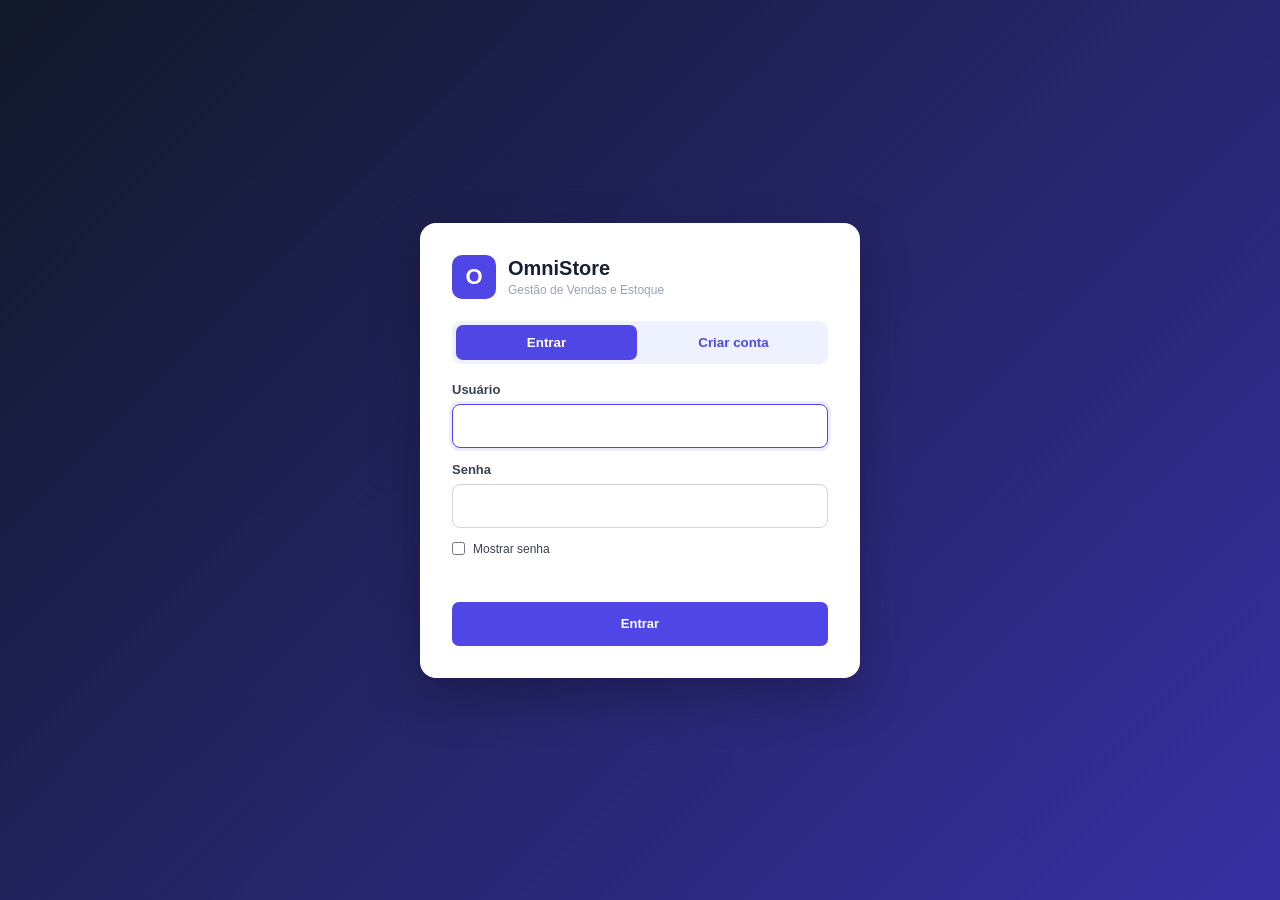
<file: Vintage_front/index.html>
<!DOCTYPE html>
<html lang="pt-BR">
<head>
    <meta charset="UTF-8">
    <meta name="viewport" content="width=device-width, initial-scale=1.0">
    <title>OmniStore - Gestão Comercial</title>
    <link rel="stylesheet" href="css/style.css">
</head>

<body>

    <aside class="sidebar">

        <div class="brand">
            <div class="brand-icon">O</div>

            <div>
                <strong>OmniStore</strong>
                <small>Gestão Comercial</small>
            </div>
        </div>

        <nav>

            <button class="nav-item active" data-section="dashboard">
                🏠 Dashboard
            </button>

            <button class="nav-item" data-section="vendas">
                🛒 Vendas
            </button>

            <button class="nav-item" data-section="produtos">
                📦 Produtos
            </button>

            <button class="nav-item" data-section="estoque">
                📊 Estoque
            </button>

            <button class="nav-item" data-section="clientes">
                👥 Clientes
            </button>

            <button class="nav-item" data-section="fornecedores">
                🚚 Fornecedores
            </button>

            <button class="nav-item" data-section="categorias">
                🏷️ Categorias
            </button>

            <button class="nav-item" data-section="lojas">
                🏪 Lojas
            </button>

            <button class="nav-item" data-section="pagamentos">
                💳 Pagamentos
            </button>

            <button class="nav-item" data-section="pendencias">
                ⏳ Pendências
            </button>

            <button class="nav-item" data-section="contas">
                🏦 Contas
            </button>

            <button class="nav-item" data-section="extrato">
                🧾 Extrato
            </button>

            <button class="nav-item" data-section="relatorios">
                📈 Relatórios
            </button>

            <button class="nav-item" data-section="usuarios">
                🔐 Usuários
            </button>

        </nav>

        <div class="sidebar-footer">

            <span>OmniStore v2.0</span>

            <button
                id="btn-sair"
                class="logout-btn"
                type="button"
            >
                🚪 Sair
            </button>

        </div>

    </aside>


    <main class="main">

        <header class="topbar">

            <div>
                <h1 id="page-title">Dashboard</h1>

                <p id="page-subtitle">
                    Visão geral da operação comercial
                </p>
            </div>

            <div class="user">

                <div
                    class="avatar"
                    id="user-avatar"
                >
                    A
                </div>

                <div>
                    <strong id="user-name">
                        Administrador
                    </strong>

                    <small id="user-role">
                        Administrador
                    </small>
                </div>

            </div>

        </header>


        <section
            id="dashboard"
            class="section active"
        >

            <div class="cards">

                <div class="card">
                    <span>Vendas hoje</span>

                    <strong id="dash-sales">
                        R$ 0,00
                    </strong>

                    <small>
                        Faturamento registrado
                    </small>
                </div>

                <div class="card">
                    <span>Produtos</span>

                    <strong id="dash-products">
                        0
                    </strong>

                    <small>
                        Produtos cadastrados
                    </small>
                </div>

                <div class="card">
                    <span>Clientes</span>

                    <strong id="dash-clients">
                        0
                    </strong>

                    <small>
                        Clientes cadastrados
                    </small>
                </div>

                <div class="card warning">
                    <span>Estoque baixo</span>

                    <strong id="dash-low-stock">
                        0
                    </strong>

                    <small>
                        Produtos com 5 ou menos unidades
                    </small>
                </div>

            </div>


            <div class="grid-2">

                <div class="panel">

                    <div class="panel-header">

                        <div>
                            <h2>Vendas recentes</h2>

                            <p>
                                Últimas vendas registradas
                            </p>
                        </div>

                        <button
                            class="btn secondary"
                            type="button"
                            onclick="showSection('vendas')"
                        >
                            Ver vendas
                        </button>

                    </div>

                    <div
                        id="recent-sales"
                        class="empty"
                    >
                        Nenhuma venda registrada.
                    </div>

                </div>


                <div class="panel">

                    <div class="panel-header">

                        <div>
                            <h2>Ações rápidas</h2>

                            <p>
                                Acesse as principais funções
                            </p>
                        </div>

                    </div>


                    <div class="quick-actions">

                        <button
                            type="button"
                            onclick="showSection('vendas')"
                        >
                            ➕ Nova venda
                        </button>

                        <button
                            type="button"
                            onclick="showSection('produtos')"
                        >
                            📦 Novo produto
                        </button>

                        <button
                            type="button"
                            onclick="showSection('clientes')"
                        >
                            👤 Novo cliente
                        </button>

                        <button
                            type="button"
                            onclick="showSection('estoque')"
                        >
                            📊 Gerenciar estoque
                        </button>

                    </div>

                </div>

            </div>

        </section>


        <section
            id="vendas"
            class="section"
        >

            <div class="panel">

                <div class="panel-header">

                    <div>
                        <h2>Realizar venda no PDV</h2>

                        <p>
                            Selecione cliente, produtos e forma de pagamento
                        </p>
                    </div>

                </div>


                <div class="form-grid">

                    <label>
                        Cliente

                        <select id="sale-client">
                            <option value="">
                                Selecione o cliente
                            </option>
                        </select>
                    </label>


                    <label>
                        Loja

                        <select id="sale-store">
                            <option value="">
                                Selecione a loja
                            </option>
                        </select>
                    </label>


                    <label>
                        Canal

                        <select id="sale-channel">

                            <option value="Loja física">
                                Loja física
                            </option>

                            <option value="Online">
                                Online
                            </option>

                        </select>
                    </label>

                </div>


                <div class="sale-builder">

                    <div class="form-grid">

                        <label>
                            Produto

                            <select id="sale-product">
                                <option value="">
                                    Selecione o produto
                                </option>
                            </select>
                        </label>


                        <label>
                            Quantidade

                            <input
                                id="sale-qty"
                                type="number"
                                min="1"
                                value="1"
                            >
                        </label>


                        <button
                            class="btn primary align-end"
                            type="button"
                            onclick="addSaleItem()"
                        >
                            Adicionar item
                        </button>

                    </div>


                    <div class="table-wrap">

                        <table>

                            <thead>

                                <tr>
                                    <th>Produto</th>
                                    <th>Qtd.</th>
                                    <th>Preço unit.</th>
                                    <th>Total</th>
                                    <th>Ação</th>
                                </tr>

                            </thead>

                            <tbody id="sale-items"></tbody>

                        </table>

                    </div>


                    <div class="sale-footer">

                        <div>

                            <span>
                                Total da venda
                            </span>

                            <strong id="sale-total">
                                R$ 0,00
                            </strong>

                        </div>


                        <div class="payment-box">

                            <input
                                id="sale-paid"
                                type="number"
                                step="0.01"
                                min="0"
                                placeholder="Valor pago"
                            >

                            <select id="sale-payment">

                                <option value="PIX">
                                    PIX
                                </option>

                                <option value="Cartão">
                                    Cartão
                                </option>

                                <option value="Boleto">
                                    Boleto
                                </option>

                            </select>


                            <button
                                class="btn success"
                                type="button"
                                onclick="finishSale()"
                            >
                                Finalizar venda
                            </button>

                        </div>

                    </div>

                </div>

            </div>


            <div class="panel">

                <div class="panel-header">

                    <div>
                        <h2>Histórico de vendas</h2>
                    </div>

                    <input
                        class="search"
                        id="sales-search"
                        type="search"
                        placeholder="Pesquisar venda..."
                        oninput="renderSales()"
                    >

                </div>


                <div class="table-wrap">

                    <table>

                        <thead>

                            <tr>
                                <th>ID</th>
                                <th>Data</th>
                                <th>Cliente</th>
                                <th>Loja</th>
                                <th>Canal</th>
                                <th>Total</th>
                                <th>Status</th>
                            </tr>

                        </thead>

                        <tbody id="sales-table"></tbody>

                    </table>

                </div>

            </div>

        </section>


        <section
            id="produtos"
            class="section"
        >

            <div class="panel">

                <div class="panel-header">

                    <div>
                        <h2>Produtos</h2>

                        <p>
                            Catálogo de produtos por loja e categoria
                        </p>
                    </div>

                    <button
                        class="btn primary"
                        type="button"
                        onclick="openModal('product-modal')"
                    >
                        + Novo produto
                    </button>

                </div>


                <input
                    class="search full"
                    id="product-search"
                    type="search"
                    placeholder="Pesquisar produto..."
                    oninput="renderProducts()"
                >


                <div class="table-wrap">

                    <table>

                        <thead>

                            <tr>
                                <th>ID</th>
                                <th>Nome</th>
                                <th>Categoria</th>
                                <th>Loja</th>
                                <th>Preço</th>
                                <th>Estoque</th>
                                <th>Tendência</th>
                                <th>Novidade</th>
                            </tr>

                        </thead>

                        <tbody id="products-table"></tbody>

                    </table>

                </div>

            </div>

        </section>


        <section
            id="estoque"
            class="section"
        >

            <div class="panel">

                <div class="panel-header">

                    <div>
                        <h2>Controle de estoque</h2>

                        <p>
                            Controle de entrada e saída de produtos
                        </p>
                    </div>

                    <div style="display:flex;gap:8px;">

                        <button
                            class="btn primary"
                            type="button"
                            onclick="openModal('stock-modal')"
                        >
                            + Entrada
                        </button>

                        <button
                            class="btn"
                            type="button"
                            onclick="openModal('stock-remove-modal')"
                        >
                            − Saída manual
                        </button>

                    </div>

                </div>


                <div class="table-wrap">

                    <table>

                        <thead>

                            <tr>
                                <th>Produto</th>
                                <th>Fornecedor</th>
                                <th>Quantidade</th>
                                <th>Situação</th>
                                <th>Ações</th>
                            </tr>

                        </thead>

                        <tbody id="stock-table"></tbody>

                    </table>

                </div>

            </div>

        </section>


        <section
            id="clientes"
            class="section"
        >

            <div class="panel">

                <div class="panel-header">

                    <div>
                        <h2>Clientes</h2>

                        <p>
                            Cadastro e consulta de clientes
                        </p>
                    </div>

                    <button
                        class="btn primary"
                        type="button"
                        onclick="openModal('client-modal')"
                    >
                        + Novo cliente
                    </button>

                </div>


                <div class="table-wrap">

                    <table>

                        <thead>

                            <tr>
                                <th>ID</th>
                                <th>Nome</th>
                                <th>CPF</th>
                                <th>E-mail</th>
                                <th>Telefone</th>
                            </tr>

                        </thead>

                        <tbody id="clients-table"></tbody>

                    </table>

                </div>

            </div>

        </section>


        <section
            id="fornecedores"
            class="section"
        >

            <div class="panel">

                <div class="panel-header">

                    <div>
                        <h2>Fornecedores</h2>

                        <p>
                            Cadastro de fornecedores
                        </p>
                    </div>

                    <button
                        class="btn primary"
                        type="button"
                        onclick="openModal('supplier-modal')"
                    >
                        + Novo fornecedor
                    </button>

                </div>


                <div class="table-wrap">

                    <table>

                        <thead>

                            <tr>
                                <th>ID</th>
                                <th>Razão social</th>
                                <th>CNPJ</th>
                                <th>E-mail</th>
                                <th>Telefone</th>
                            </tr>

                        </thead>

                        <tbody id="suppliers-table"></tbody>

                    </table>

                </div>

            </div>

        </section>


        <section
            id="categorias"
            class="section"
        >

            <div class="panel">

                <div class="panel-header">

                    <div>
                        <h2>Categorias</h2>

                        <p>
                            Classificação dos produtos
                        </p>
                    </div>

                    <button
                        class="btn primary"
                        type="button"
                        onclick="openModal('category-modal')"
                    >
                        + Nova categoria
                    </button>

                </div>


                <div class="table-wrap">

                    <table>

                        <thead>

                            <tr>
                                <th>ID</th>
                                <th>Nome</th>
                                <th>Descrição</th>
                            </tr>

                        </thead>

                        <tbody id="categories-table"></tbody>

                    </table>

                </div>

            </div>

        </section>


        <section
            id="lojas"
            class="section"
        >

            <div class="panel">

                <div class="panel-header">

                    <div>
                        <h2>Lojas</h2>

                        <p>
                            Gestão de lojas físicas e online
                        </p>
                    </div>

                    <button
                        class="btn primary"
                        type="button"
                        onclick="openModal('store-modal')"
                    >
                        + Nova loja
                    </button>

                </div>


                <div class="table-wrap">

                    <table>

                        <thead>

                            <tr>
                                <th>ID</th>
                                <th>Nome</th>
                                <th>Tipo</th>
                                <th>Endereço</th>
                            </tr>

                        </thead>

                        <tbody id="stores-table"></tbody>

                    </table>

                </div>

            </div>

        </section>


        <section
            id="pagamentos"
            class="section"
        >

            <div class="panel">

                <div class="panel-header">

                    <div>
                        <h2>Pagamentos</h2>

                        <p>
                            Controle e liquidação de pagamentos
                        </p>
                    </div>

                </div>


                <div class="table-wrap">

                    <table>

                        <thead>

                            <tr>
                                <th>ID</th>
                                <th>Venda</th>
                                <th>Forma</th>
                                <th>Valor</th>
                                <th>Status</th>
                                <th>Data</th>
                            </tr>

                        </thead>

                        <tbody id="payments-table"></tbody>

                    </table>

                </div>

            </div>

        </section>


        <section
            id="pendencias"
            class="section"
        >

            <div class="panel">

                <div class="panel-header">

                    <div>
                        <h2>Pagamentos pendentes</h2>

                        <p>
                            Vendas abertas aguardando quitação
                        </p>
                    </div>

                    <button
                        class="btn secondary"
                        type="button"
                        onclick="loadPendencias()"
                    >
                        🔄 Atualizar
                    </button>

                </div>


                <div class="table-wrap">

                    <table>

                        <thead>

                            <tr>
                                <th>Venda</th>
                                <th>Cliente</th>
                                <th>Total</th>
                                <th>Pago</th>
                                <th>Restante</th>
                                <th>Ação</th>
                            </tr>

                        </thead>

                        <tbody id="pending-table"></tbody>

                    </table>

                </div>

            </div>

        </section>


        <section
            id="contas"
            class="section"
        >

            <div class="panel">

                <div class="panel-header">

                    <div>
                        <h2>Contas financeiras</h2>

                        <p>
                            Saldo consolidado de lojas e clientes
                        </p>
                    </div>

                </div>


                <div class="table-wrap">

                    <table>

                        <thead>

                            <tr>
                                <th>Tipo</th>
                                <th>Titular</th>
                                <th>Nº da conta</th>
                                <th>Saldo</th>
                            </tr>

                        </thead>

                        <tbody id="accounts-table"></tbody>

                    </table>

                </div>

            </div>

        </section>


        <section
            id="extrato"
            class="section"
        >

            <div class="panel">

                <div class="panel-header">

                    <div>

                        <h2>Extrato do cliente</h2>

                        <p id="extrato-conta">
                            Selecione um cliente
                        </p>

                    </div>


                    <select
                        id="extrato-client"
                        class="search"
                        onchange="loadExtrato()"
                    >

                        <option value="">
                            Selecione um cliente
                        </option>

                    </select>

                </div>


                <div class="table-wrap">

                    <table>

                        <thead>

                            <tr>
                                <th>Venda</th>
                                <th>Data</th>
                                <th>Loja</th>
                                <th>Total</th>
                                <th>Pago</th>
                                <th>Restante</th>
                                <th>Status</th>
                            </tr>

                        </thead>

                        <tbody id="extrato-table"></tbody>

                    </table>

                </div>

            </div>

        </section>


        <section
            id="relatorios"
            class="section"
        >

            <div class="cards">

                <div class="card">

                    <span>Vendas</span>

                    <strong id="rep-count">
                        0
                    </strong>

                    <small>
                        Total de vendas
                    </small>

                </div>


                <div class="card">

                    <span>Faturamento</span>

                    <strong id="rep-revenue">
                        R$ 0,00
                    </strong>

                    <small>
                        Soma das vendas
                    </small>

                </div>


                <div class="card">

                    <span>Recebido</span>

                    <strong id="rep-received">
                        R$ 0,00
                    </strong>

                    <small>
                        Pagamentos confirmados
                    </small>

                </div>


                <div class="card">

                    <span>Ticket médio</span>

                    <strong id="rep-ticket">
                        R$ 0,00
                    </strong>

                    <small>
                        Média por venda
                    </small>

                </div>

            </div>


            <div class="grid-2">

                <div class="panel">

                    <h2>
                        Mais vendidos
                    </h2>

                    <div class="table-wrap">

                        <table>

                            <thead>

                                <tr>
                                    <th>Produto</th>
                                    <th>Qtd.</th>
                                    <th>Total</th>
                                </tr>

                            </thead>

                            <tbody id="rep-products"></tbody>

                        </table>

                    </div>

                </div>


                <div class="panel">

                    <h2>
                        Por loja
                    </h2>

                    <div class="table-wrap">

                        <table>

                            <thead>

                                <tr>
                                    <th>Loja</th>
                                    <th>Vendas</th>
                                    <th>Total</th>
                                </tr>

                            </thead>

                            <tbody id="rep-stores"></tbody>

                        </table>

                    </div>


                    <h2 style="margin-top:20px">
                        Por forma de pagamento
                    </h2>

                    <div class="table-wrap">

                        <table>

                            <thead>

                                <tr>
                                    <th>Forma</th>
                                    <th>Total</th>
                                </tr>

                            </thead>

                            <tbody id="rep-methods"></tbody>

                        </table>

                    </div>

                </div>

            </div>

        </section>


        <section
            id="usuarios"
            class="section"
        >

            <div class="panel">

                <div class="panel-header">

                    <div>
                        <h2>Usuários e perfis</h2>

                        <p>
                            Controle de acesso dos usuários
                        </p>
                    </div>

                    <button
                        class="btn primary"
                        type="button"
                        onclick="openModal('user-modal')"
                    >
                        + Novo usuário
                    </button>

                </div>


                <div class="table-wrap">

                    <table>

                        <thead>

                            <tr>
                                <th>Login</th>
                                <th>Perfil</th>
                                <th>Cliente vinculado</th>
                                <th>Status</th>
                                <th>Ação</th>
                            </tr>

                        </thead>

                        <tbody id="users-table"></tbody>

                    </table>

                </div>

            </div>

        </section>

    </main>


    <div
        class="modal"
        id="client-modal"
    >

        <div class="modal-box">

            <button
                class="close"
                type="button"
                onclick="closeModal('client-modal')"
            >
                ×
            </button>

            <h2>Novo cliente</h2>

            <form onsubmit="saveClient(event)">

                <label>
                    Nome

                    <input
                        id="client-name"
                        required
                    >
                </label>

                <label>
                    CPF

                    <input
                        id="client-cpf"
                        required
                        maxlength="14"
                        placeholder="000.000.000-00"
                    >
                </label>

                <label>
                    E-mail

                    <input
                        id="client-email"
                        type="email"
                    >
                </label>

                <label>
                    Telefone

                    <input
                        id="client-phone"
                    >
                </label>

                <button
                    class="btn primary"
                    type="submit"
                >
                    Cadastrar
                </button>

            </form>

        </div>

    </div>


    <div
        class="modal"
        id="product-modal"
    >

        <div class="modal-box">

            <button
                class="close"
                type="button"
                onclick="closeModal('product-modal')"
            >
                ×
            </button>

            <h2>Novo produto</h2>

            <form onsubmit="saveProduct(event)">

                <label>
                    Nome

                    <input
                        id="product-name"
                        required
                    >
                </label>

                <label>
                    Categoria

                    <select
                        id="product-category"
                        required
                    ></select>
                </label>

                <label>
                    Loja

                    <select
                        id="product-store"
                        required
                    ></select>
                </label>

                <label>
                    Fornecedor

                    <select
                        id="product-supplier"
                        required
                    ></select>
                </label>

                <label>
                    Preço base

                    <input
                        id="product-price"
                        type="number"
                        step="0.01"
                        min="0"
                        required
                    >
                </label>

                <label>
                    Quantidade inicial

                    <input
                        id="product-stock"
                        type="number"
                        min="0"
                        value="0"
                    >
                </label>

                <label class="check">

                    <input
                        id="product-trend"
                        type="checkbox"
                    >

                    Produto em tendência

                </label>

                <label class="check">

                    <input
                        id="product-new"
                        type="checkbox"
                    >

                    Produto novo

                </label>

                <button
                    class="btn primary"
                    type="submit"
                >
                    Cadastrar
                </button>

            </form>

        </div>

    </div>


    <div
        class="modal"
        id="supplier-modal"
    >

        <div class="modal-box">

            <button
                class="close"
                type="button"
                onclick="closeModal('supplier-modal')"
            >
                ×
            </button>

            <h2>Novo fornecedor</h2>

            <form onsubmit="saveSupplier(event)">

                <label>
                    Razão social

                    <input
                        id="supplier-name"
                        required
                    >
                </label>

                <label>
                    CNPJ

                    <input
                        id="supplier-cnpj"
                        required
                        maxlength="18"
                        placeholder="00.000.000/0000-00"
                    >
                </label>

                <label>
                    E-mail

                    <input
                        id="supplier-email"
                        type="email"
                    >
                </label>

                <label>
                    Telefone

                    <input
                        id="supplier-phone"
                    >
                </label>

                <button
                    class="btn primary"
                    type="submit"
                >
                    Cadastrar
                </button>

            </form>

        </div>

    </div>


    <div
        class="modal"
        id="category-modal"
    >

        <div class="modal-box">

            <button
                class="close"
                type="button"
                onclick="closeModal('category-modal')"
            >
                ×
            </button>

            <h2>Nova categoria</h2>

            <form onsubmit="saveCategory(event)">

                <label>
                    Nome

                    <input
                        id="category-name"
                        required
                    >
                </label>

                <label>
                    Descrição

                    <textarea
                        id="category-description"
                    ></textarea>
                </label>

                <button
                    class="btn primary"
                    type="submit"
                >
                    Cadastrar
                </button>

            </form>

        </div>

    </div>


    <div
        class="modal"
        id="store-modal"
    >

        <div class="modal-box">

            <button
                class="close"
                type="button"
                onclick="closeModal('store-modal')"
            >
                ×
            </button>

            <h2>Nova loja</h2>

            <form onsubmit="saveStore(event)">

                <label>
                    Nome

                    <input
                        id="store-name"
                        required
                    >
                </label>

                <label>
                    Tipo

                    <select id="store-type">

                        <option value="Física">
                            Física
                        </option>

                        <option value="Online">
                            Online
                        </option>

                    </select>

                </label>

                <label>
                    Endereço

                    <input id="store-address">
                </label>

                <button
                    class="btn primary"
                    type="submit"
                >
                    Cadastrar
                </button>

            </form>

        </div>

    </div>


    <div
        class="modal"
        id="user-modal"
    >

        <div class="modal-box">

            <button
                class="close"
                type="button"
                onclick="closeModal('user-modal')"
            >
                ×
            </button>

            <h2>Novo usuário</h2>

            <form onsubmit="saveUser(event)">

                <label>
                    Login

                    <input
                        id="user-login"
                        required
                        minlength="3"
                    >
                </label>

                <label>
                    Senha

                    <input
                        id="user-pass"
                        type="password"
                        required
                        minlength="6"
                    >
                </label>

                <label>
                    Perfil

                    <select
                        id="user-profile"
                        onchange="toggleUserClient()"
                    >

                        <option value="OPERADOR">
                            Operador / Caixa
                        </option>

                        <option value="ADMIN">
                            Administrador
                        </option>

                        <option value="CLIENTE">
                            Cliente
                        </option>

                    </select>

                </label>


                <label
                    id="user-client-wrap"
                    style="display:none"
                >

                    Cliente vinculado

                    <select id="user-client"></select>

                </label>


                <button
                    class="btn primary"
                    type="submit"
                >
                    Criar usuário
                </button>

            </form>

        </div>

    </div>


    <div
        class="modal"
        id="stock-modal"
    >

        <div class="modal-box">

            <button
                class="close"
                type="button"
                onclick="closeModal('stock-modal')"
            >
                ×
            </button>

            <h2>Entrada de estoque</h2>

            <form onsubmit="saveStock(event)">

                <label>
                    Produto

                    <select
                        id="stock-product"
                        required
                    ></select>
                </label>


                <label>
                    Fornecedor

                    <select
                        id="stock-supplier"
                        required
                    ></select>
                </label>


                <label>
                    Quantidade recebida

                    <input
                        id="stock-qty"
                        type="number"
                        min="1"
                        required
                    >
                </label>


                <button
                    class="btn primary"
                    type="submit"
                >
                    Registrar entrada
                </button>

            </form>

        </div>

    </div>


    <div
        class="modal"
        id="stock-remove-modal"
    >

        <div class="modal-box">

            <button
                class="close"
                type="button"
                onclick="closeModal('stock-remove-modal')"
            >
                ×
            </button>

            <h2>Saída manual de estoque</h2>

            <p style="margin-bottom:18px;color:#6b7280;font-size:13px;">
                Informe a quantidade que deseja retirar do estoque.
            </p>

            <form onsubmit="removeStock(event)">

                <label>
                    Produto

                    <select
                        id="remove-stock-product"
                        required
                    ></select>
                </label>


                <label>
                    Fornecedor

                    <select
                        id="remove-stock-supplier"
                        required
                    ></select>
                </label>


                <label>
                    Quantidade a retirar

                    <input
                        id="remove-stock-qty"
                        type="number"
                        min="1"
                        required
                    >
                </label>


                <button
                    class="btn primary"
                    type="submit"
                >
                    Confirmar saída
                </button>

            </form>

        </div>

    </div>


    <div
        class="modal"
        id="pay-modal"
    >

        <div class="modal-box">

            <button
                class="close"
                type="button"
                onclick="closeModal('pay-modal')"
            >
                ×
            </button>

            <h2 id="pay-title">
                Receber pagamento
            </h2>


            <form onsubmit="savePay(event)">

                <input
                    id="pay-sale"
                    type="hidden"
                >


                <label>
                    Forma

                    <select id="pay-method">

                        <option value="PIX">
                            PIX
                        </option>

                        <option value="Cartão">
                            Cartão
                        </option>

                        <option value="Boleto">
                            Boleto
                        </option>

                    </select>

                </label>


                <label>
                    Valor

                    <input
                        id="pay-value"
                        type="number"
                        step="0.01"
                        min="0.01"
                        required
                    >

                </label>


                <button
                    class="btn success"
                    type="submit"
                >
                    Confirmar pagamento
                </button>

            </form>

        </div>

    </div>


    <script src="js/auth.js"></script>
    <script src="js/script.js"></script>
    <script src="js/extra.js"></script>

</body>
</html>
</file>
<file: Vintage_front/css/style.css>
* {
    box-sizing: border-box;
    margin: 0;
    padding: 0;
}

:root {
    --primary: #4f46e5;
    --primary-dark: #3730a3;
    --success: #16a34a;
    --danger: #dc2626;
    --warning: #d97706;
    --bg: #f5f7fb;
    --card: #ffffff;
    --text: #172033;
    --muted: #6b7280;
    --border: #e5e7eb;
    --sidebar: #111827;
}

html {
    height: 100%;
}

body {
    font-family: Arial, Helvetica, sans-serif;
    background: var(--bg);
    color: var(--text);
    min-height: 100vh;
    overflow: hidden;
}

/* ============================================================
   LOGIN
   ============================================================ */

.login-page {
    min-height: 100vh;
    width: 100%;
    display: flex;
    align-items: center;
    justify-content: center;
    padding: 20px;
    background: linear-gradient(
        135deg,
        #111827 0%,
        #3730a3 100%
    );
    overflow-y: auto;
}

.login-card {
    width: 100%;
    max-width: 440px;
    max-height: 94vh;
    overflow-y: auto;
    background: #ffffff;
    border-radius: 16px;
    padding: 32px;
    box-shadow: 0 20px 50px rgba(0, 0, 0, 0.25);
}

.login-card::-webkit-scrollbar {
    width: 6px;
}

.login-card::-webkit-scrollbar-track {
    background: transparent;
}

.login-card::-webkit-scrollbar-thumb {
    background: #d1d5db;
    border-radius: 10px;
}

.login-card .brand {
    display: flex;
    align-items: center;
    gap: 12px;
    padding: 0 0 22px;
    border: 0;
    color: var(--text);
}

.login-card .brand-icon {
    width: 44px;
    height: 44px;
    border-radius: 10px;
    background: var(--primary);
    color: #ffffff;
    display: grid;
    place-items: center;
    font-size: 22px;
    font-weight: bold;
    flex-shrink: 0;
}

.login-card .brand strong {
    display: block;
    font-size: 20px;
}

.login-card .brand small {
    display: block;
    color: #9ca3af;
    font-size: 12px;
    margin-top: 3px;
}

.login-card form {
    display: flex;
    flex-direction: column;
    gap: 14px;
}

.login-card label {
    display: flex;
    flex-direction: column;
    gap: 7px;
    color: #374151;
    font-size: 13px;
    font-weight: bold;
}

.login-card input:not([type="checkbox"]) {
    width: 100%;
    height: 44px;
    border: 1px solid #d1d5db;
    border-radius: 8px;
    padding: 10px 12px;
    background: #ffffff;
    font-size: 14px;
    outline: none;
}

.login-card input:not([type="checkbox"]):focus {
    border-color: var(--primary);
    box-shadow: 0 0 0 3px rgba(79, 70, 229, 0.10);
}

.login-card .check {
    display: flex;
    flex-direction: row;
    align-items: center;
    gap: 8px;
    font-weight: normal;
    font-size: 12px;
}

.login-card .check input {
    width: auto;
}

.login-card .btn {
    width: 100%;
    min-height: 44px;
}

.login-error {
    color: var(--danger);
    font-size: 13px;
    min-height: 18px;
}

.login-card .tabs {
    display: flex;
    gap: 6px;
    margin-bottom: 18px;
    background: #eef2ff;
    padding: 4px;
    border-radius: 9px;
}

.login-card .tabs button {
    flex: 1;
    border: 0;
    padding: 10px;
    border-radius: 7px;
    background: transparent;
    cursor: pointer;
    font-weight: bold;
    color: var(--primary);
}

.login-card .tabs button:hover {
    background: #e0e7ff;
}

.login-card .tabs button.on {
    background: var(--primary);
    color: #ffffff;
}

/* ============================================================
   SIDEBAR
   ============================================================ */

.sidebar {
    width: 245px;
    background: var(--sidebar);
    color: white;
    height: 100vh;
    position: fixed;
    left: 0;
    top: 0;
    bottom: 0;
    display: flex;
    flex-direction: column;
    overflow-y: auto;
    overflow-x: hidden;
    z-index: 5;
}

.sidebar::-webkit-scrollbar {
    width: 6px;
}

.sidebar::-webkit-scrollbar-track {
    background: var(--sidebar);
}

.sidebar::-webkit-scrollbar-thumb {
    background: #374151;
    border-radius: 10px;
}

.brand {
    display: flex;
    align-items: center;
    gap: 12px;
    padding: 25px 20px;
    border-bottom: 1px solid #263142;
    flex-shrink: 0;
}

.brand-icon {
    width: 40px;
    height: 40px;
    border-radius: 10px;
    background: var(--primary);
    display: grid;
    place-items: center;
    font-size: 21px;
    font-weight: bold;
    flex-shrink: 0;
}

.brand strong {
    display: block;
    font-size: 18px;
}

.brand small {
    color: #9ca3af;
    font-size: 11px;
}

nav {
    padding: 18px 12px;
    display: flex;
    flex-direction: column;
    gap: 5px;
}

.nav-item {
    width: 100%;
    border: 0;
    background: transparent;
    color: #d1d5db;
    text-align: left;
    padding: 12px 13px;
    border-radius: 8px;
    cursor: pointer;
    font-size: 14px;
}

.nav-item:hover,
.nav-item.active {
    background: #273449;
    color: white;
}

.sidebar-footer {
    margin-top: auto;
    padding: 15px;
    color: #6b7280;
    font-size: 11px;
    flex-shrink: 0;
}

/* ============================================================
   ÁREA PRINCIPAL
   ============================================================ */

.main {
    margin-left: 245px;
    width: calc(100% - 245px);
    height: 100vh;
    padding: 28px;
    overflow-y: auto;
    overflow-x: hidden;
}

.main::-webkit-scrollbar {
    width: 10px;
}

.main::-webkit-scrollbar-track {
    background: #eeeeee;
}

.main::-webkit-scrollbar-thumb {
    background: #888888;
    border-radius: 10px;
}

.main::-webkit-scrollbar-thumb:hover {
    background: #555555;
}

.topbar {
    display: flex;
    justify-content: space-between;
    align-items: center;
    margin-bottom: 25px;
}

.topbar h1 {
    font-size: 27px;
}

.topbar p,
.panel-header p {
    color: var(--muted);
    margin-top: 5px;
    font-size: 13px;
}

.user {
    display: flex;
    align-items: center;
    gap: 10px;
}

.user small {
    display: block;
    color: var(--muted);
    margin-top: 3px;
}

.avatar {
    width: 40px;
    height: 40px;
    border-radius: 50%;
    background: #e0e7ff;
    color: var(--primary);
    display: grid;
    place-items: center;
    font-weight: bold;
}

/* ============================================================
   SEÇÕES
   ============================================================ */

.section {
    display: none;
}

.section.active {
    display: block;
}

/* ============================================================
   CARDS
   ============================================================ */

.cards {
    display: grid;
    grid-template-columns: repeat(4, 1fr);
    gap: 18px;
    margin-bottom: 20px;
}

.card,
.panel {
    background: var(--card);
    border: 1px solid var(--border);
    border-radius: 12px;
    box-shadow: 0 2px 8px rgba(0, 0, 0, .03);
}

.card {
    padding: 20px;
}

.card span {
    font-size: 13px;
    color: var(--muted);
}

.card strong {
    display: block;
    font-size: 25px;
    margin: 10px 0 7px;
}

.card small {
    color: var(--muted);
    font-size: 11px;
}

.card.warning strong {
    color: var(--warning);
}

/* ============================================================
   PAINÉIS
   ============================================================ */

.grid-2 {
    display: grid;
    grid-template-columns: 1.5fr 1fr;
    gap: 18px;
}

.panel {
    padding: 20px;
    margin-bottom: 18px;
}

.panel-header {
    display: flex;
    justify-content: space-between;
    align-items: center;
    gap: 15px;
    margin-bottom: 18px;
}

.panel-header h2 {
    font-size: 18px;
}

.panel h2 {
    margin-bottom: 12px;
}

/* ============================================================
   BOTÕES
   ============================================================ */

.btn {
    border: 0;
    border-radius: 7px;
    padding: 10px 15px;
    cursor: pointer;
    font-weight: bold;
    font-size: 13px;
}

.btn:disabled {
    opacity: .6;
    cursor: not-allowed;
}

.btn.primary {
    background: var(--primary);
    color: white;
}

.btn.primary:hover {
    background: var(--primary-dark);
}

.btn.secondary {
    background: #eef2ff;
    color: var(--primary);
}

.btn.success {
    background: var(--success);
    color: white;
}

/* ============================================================
   AÇÕES RÁPIDAS
   ============================================================ */

.quick-actions {
    display: grid;
    grid-template-columns: 1fr 1fr;
    gap: 10px;
}

.quick-actions button {
    padding: 18px 12px;
    background: #f8fafc;
    border: 1px solid var(--border);
    border-radius: 8px;
    cursor: pointer;
    text-align: left;
}

.quick-actions button:hover {
    border-color: #c7d2fe;
    background: #eef2ff;
}

/* ============================================================
   TABELAS
   ============================================================ */

.empty {
    color: var(--muted);
    text-align: center;
    padding: 35px 10px;
}

.table-wrap {
    overflow-x: auto;
    width: 100%;
}

.table-wrap::-webkit-scrollbar {
    height: 8px;
}

.table-wrap::-webkit-scrollbar-track {
    background: #f1f1f1;
}

.table-wrap::-webkit-scrollbar-thumb {
    background: #aaa;
    border-radius: 10px;
}

table {
    width: 100%;
    border-collapse: collapse;
    font-size: 13px;
}

th {
    background: #f8fafc;
    color: #4b5563;
    text-align: left;
    padding: 12px;
    font-weight: bold;
    white-space: nowrap;
}

td {
    padding: 13px 12px;
    border-top: 1px solid var(--border);
}

.badge {
    display: inline-block;
    padding: 5px 9px;
    border-radius: 20px;
    font-size: 11px;
    font-weight: bold;
}

.badge.green {
    color: #166534;
    background: #dcfce7;
}

.badge.yellow {
    color: #92400e;
    background: #fef3c7;
}

.badge.red {
    color: #991b1b;
    background: #fee2e2;
}

/* ============================================================
   FORMULÁRIOS
   ============================================================ */

.form-grid {
    display: grid;
    grid-template-columns: repeat(3, 1fr);
    gap: 14px;
    margin-bottom: 18px;
}

label {
    display: flex;
    flex-direction: column;
    gap: 7px;
    color: #374151;
    font-size: 12px;
    font-weight: bold;
}

input,
select,
textarea {
    width: 100%;
    border: 1px solid #d1d5db;
    border-radius: 7px;
    padding: 10px 11px;
    outline: none;
    background: white;
    font-size: 13px;
}

input:focus,
select:focus,
textarea:focus {
    border-color: var(--primary);
}

textarea {
    min-height: 80px;
    resize: vertical;
}

.align-end {
    align-self: end;
}

.search {
    border: 1px solid var(--border);
    width: 250px;
}

.search.full {
    width: 100%;
    margin-bottom: 16px;
}

/* ============================================================
   VENDAS
   ============================================================ */

.sale-builder {
    border-top: 1px solid var(--border);
    padding-top: 20px;
}

.sale-footer {
    display: flex;
    justify-content: space-between;
    align-items: center;
    margin-top: 20px;
    padding-top: 20px;
    border-top: 1px solid var(--border);
}

.sale-footer span {
    display: block;
    color: var(--muted);
    font-size: 12px;
}

.sale-footer strong {
    display: block;
    font-size: 25px;
    margin-top: 4px;
}

.payment-box {
    display: flex;
    gap: 8px;
}

.payment-box select {
    width: 130px;
}

.payment-box input {
    width: 200px;
}

.check {
    flex-direction: row;
    align-items: center;
    font-weight: normal;
}

.check input {
    width: auto;
}

/* ============================================================
   MODAIS
   ============================================================ */

.modal {
    display: none;
    position: fixed;
    z-index: 20;
    inset: 0;
    background: rgba(0, 0, 0, .5);
    align-items: center;
    justify-content: center;
    padding: 20px;
}

.modal.show {
    display: flex;
}

.modal-box {
    width: 100%;
    max-width: 450px;
    max-height: 90vh;
    overflow-y: auto;
    background: white;
    border-radius: 12px;
    padding: 25px;
    position: relative;
}

.modal-box h2 {
    margin-bottom: 20px;
}

.modal-box form {
    display: flex;
    flex-direction: column;
    gap: 14px;
}

.modal-box .btn {
    margin-top: 5px;
}

.close {
    position: absolute;
    right: 15px;
    top: 12px;
    border: 0;
    background: transparent;
    font-size: 25px;
    cursor: pointer;
    color: #6b7280;
}

/* ============================================================
   OUTROS
   ============================================================ */

.recent-item {
    display: flex;
    justify-content: space-between;
    padding: 12px 0;
    border-bottom: 1px solid var(--border);
}

.recent-item small {
    display: block;
    font-size: 12px;
    color: var(--muted);
    margin-top: 3px;
}

.icon-btn {
    border: 0;
    background: none;
    cursor: pointer;
    font-size: 16px;
}

.toast {
    position: fixed;
    right: 20px;
    bottom: 20px;
    background: var(--sidebar);
    color: #fff;
    padding: 12px 18px;
    border-radius: 8px;
    z-index: 100;
    font-size: 13px;
    box-shadow: 0 5px 20px rgba(0, 0, 0, .2);
}

.toast.error {
    background: var(--danger);
}

.logout-btn {
    width: 100%;
    margin: 8px 0 0;
    padding: 12px 13px;
    border: 0;
    border-radius: 8px;
    background: transparent;
    color: #fca5a5;
    text-align: left;
    cursor: pointer;
    font-size: 14px;
}

.logout-btn:hover {
    background: #273449;
    color: white;
}

/* ============================================================
   RESPONSIVIDADE
   ============================================================ */

@media (max-width: 1000px) {

    .cards {
        grid-template-columns: 1fr 1fr;
    }

    .grid-2 {
        grid-template-columns: 1fr;
    }

    .form-grid {
        grid-template-columns: 1fr;
    }
}

@media (max-width: 700px) {

    .login-page {
        padding: 12px;
        align-items: center;
    }

    .login-card {
        max-width: 100%;
        padding: 24px;
        border-radius: 12px;
    }

    .sidebar {
        width: 70px;
    }

    .brand {
        justify-content: center;
        padding: 18px 5px;
    }

    .brand > div:last-child {
        display: none;
    }

    .nav-item {
        font-size: 0;
        text-align: center;
        padding: 14px 5px;
    }

    .nav-item::first-letter {
        font-size: 18px;
    }

    .sidebar-footer {
        display: none;
    }

    .main {
        margin-left: 70px;
        width: calc(100% - 70px);
        padding: 18px;
    }

    .cards {
        grid-template-columns: 1fr;
    }

    .topbar {
        align-items: flex-start;
    }

    .user {
        display: none;
    }

    .sale-footer {
        flex-direction: column;
        align-items: flex-start;
        gap: 15px;
    }

    .payment-box {
        flex-direction: column;
    }

    .payment-box select,
    .payment-box input {
        width: 100%;
    }

    .logout-btn {
        font-size: 0;
        text-align: center;
    }

    .logout-btn::before {
        content: "🚪";
        font-size: 16px;
    }
}
</file>
